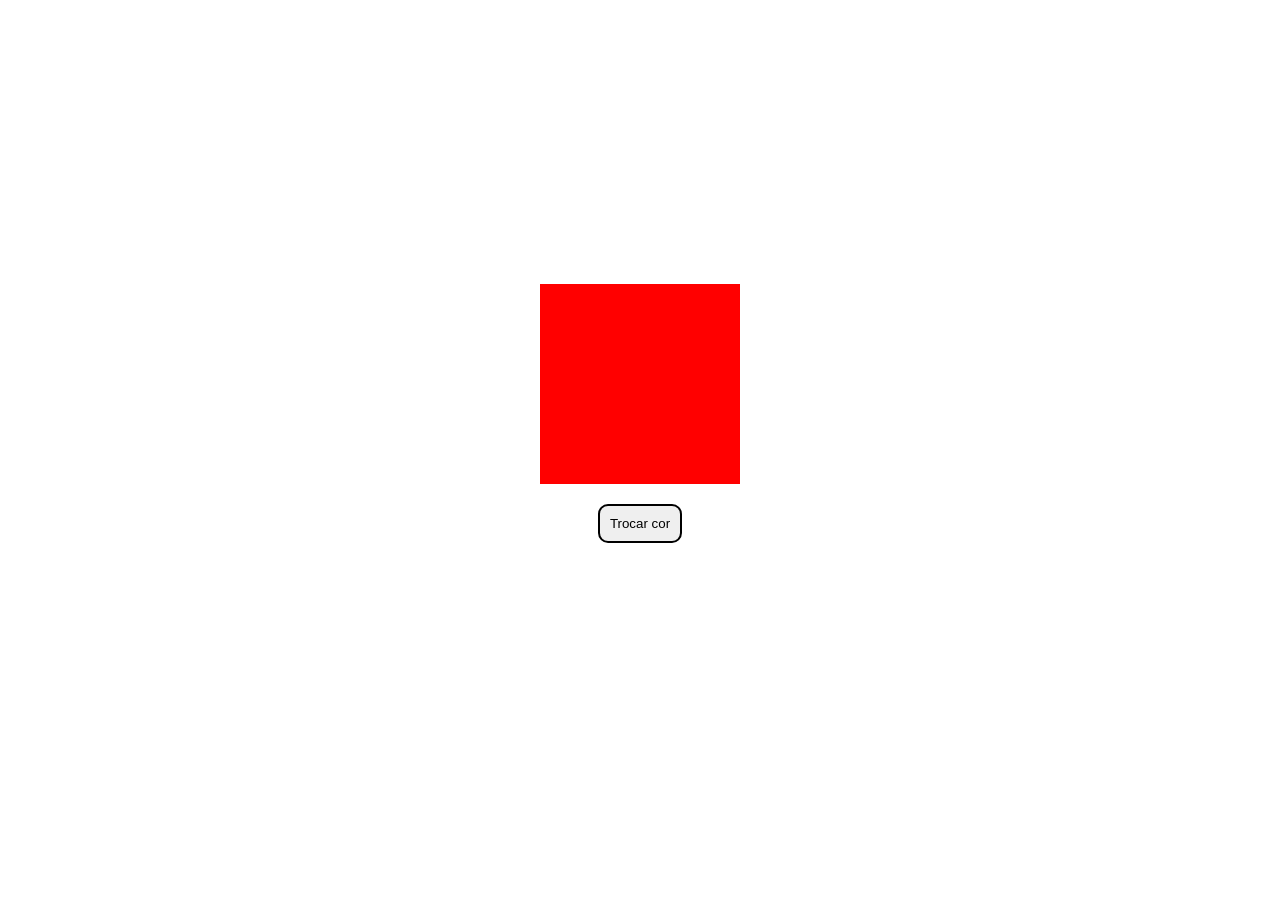
<file: 1-revisão/index.html>
<!doctype html>
<html lang="en">
  <head>
    <meta charset="UTF-8" />
    <meta name="viewport" content="width=device-width, initial-scale=1.0" />
    <link rel="stylesheet" href="style.css">
    <title>Document</title>
  </head>
  <body>
    <div id="container"></div>
    <button id="input">
      Trocar cor
    </button>
  </body>
  <script src="script.js"></script>
</html>
</file>
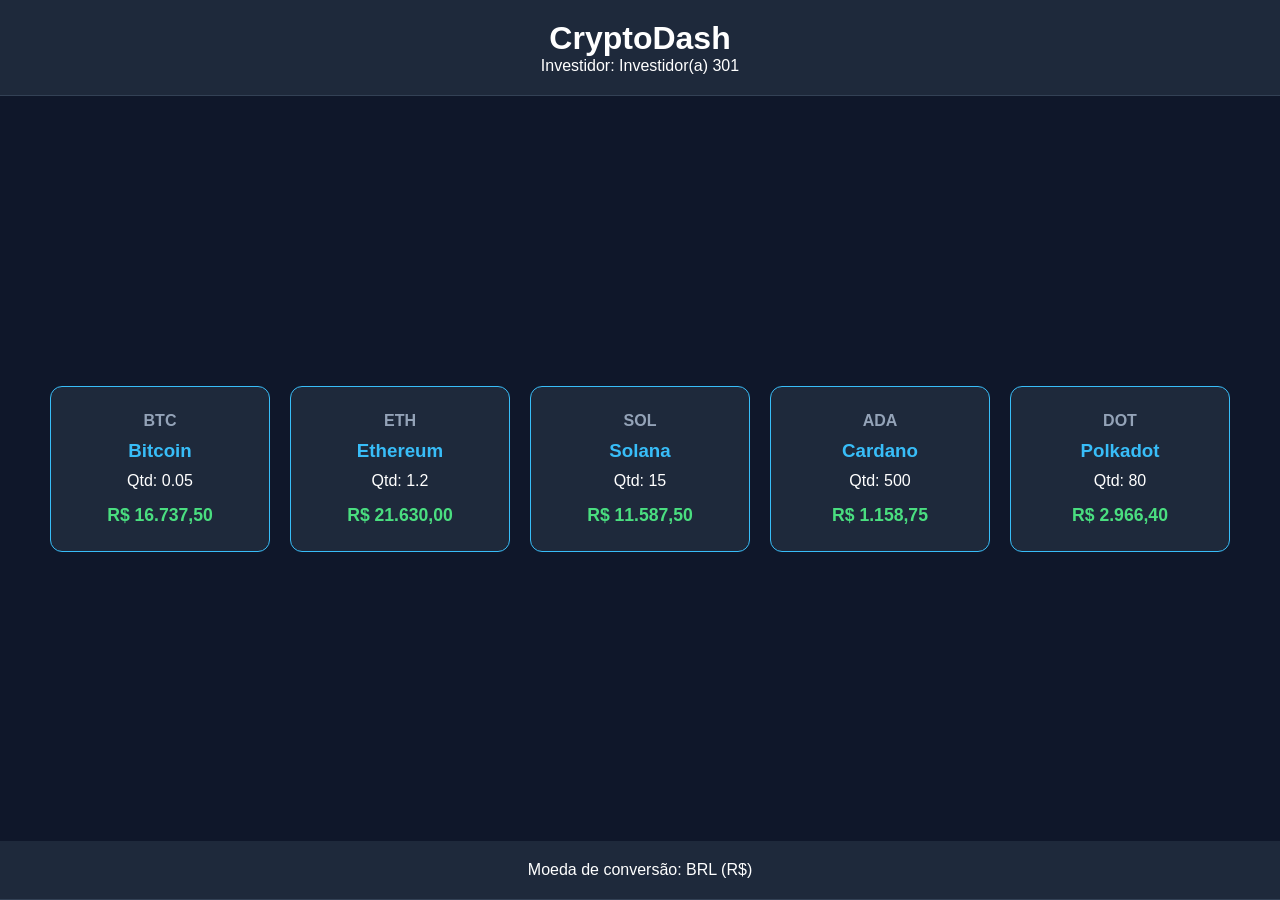
<file: prova/index.html>
<!DOCTYPE html>
<html lang="pt-br">
<head>
    <meta charset="UTF-8">
    <title>CryptoDash 301 - Avaliação</title>
    <link rel="stylesheet" href="style.css">
</head>
<body>

    <header>
        <h1>CryptoDash</h1>
        <p>Investidor: <span id="nome-usuario">---</span></p>
    </header>

    <main id="dashboard">
    
    </main>

    <footer>
        <p id="info-moeda">Moeda de conversão: </p>
    </footer>

    <script src="dados.js"></script>
    <script src="script.js"></script>
</body>
</html>
</file>
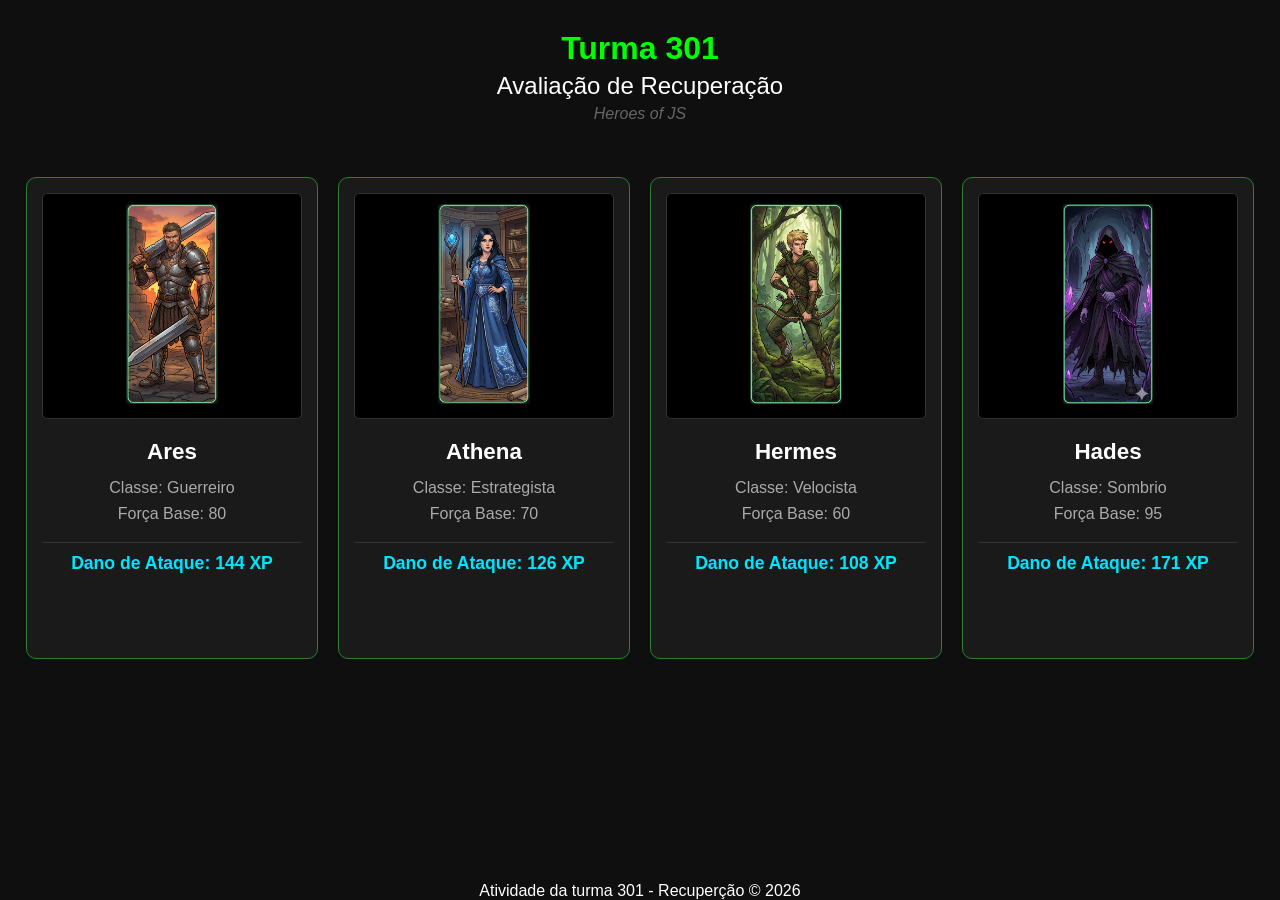
<file: recuperação/index.html>
<!DOCTYPE html>
<html lang="pt-br">
<head>
    <meta charset="UTF-8">
    <title>Recuperação 301</title>
    <link rel="stylesheet" href="style.css">
</head>
<body>

    <header>
        <h1 id="turma">---</h1>
        <h2 id="atividade">---</h2>
        <p id="jogo">---</p>
    </header>

    <main id="container">
    </main>

    <footer>Atividade da turma 301 - Recuperção &copy; 2026</footer>
    <script src="dados.js"></script>
    <script src="script.js"></script>
</body>
</html>
</file>
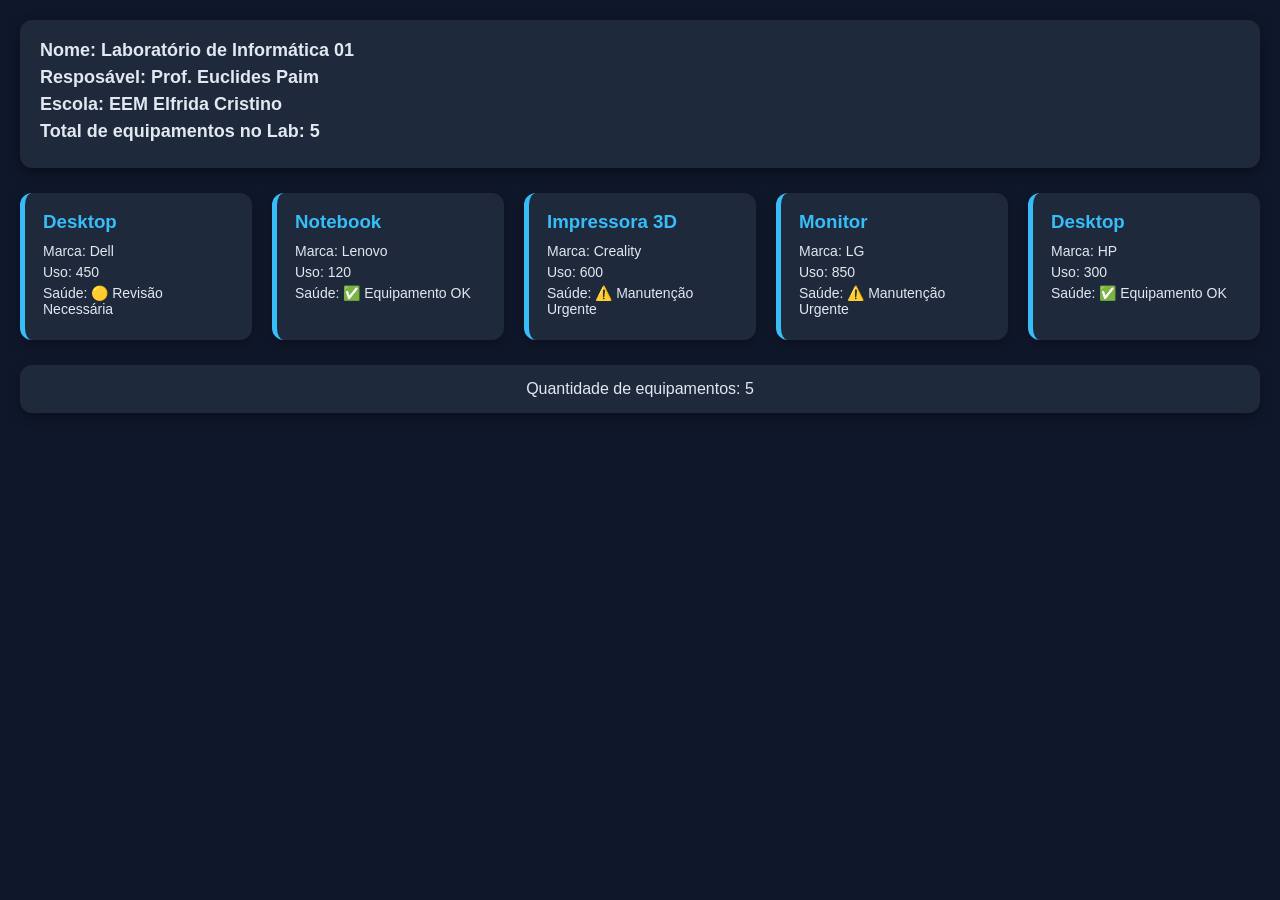
<file: 2-objetos/exemplo-3/index.html>
<!DOCTYPE html>
<html lang="en">
<head>
  <meta charset="UTF-8">
  <meta name="viewport" content="width=device-width, initial-scale=1.0">
  <link rel="stylesheet" href="style.css">
  <title>Document</title>
</head>
<body>
  <header>
    <h2 id="nome"></h2>
    <h2 id="resp"></h2>
    <h2 id="escola"></h2>
    <h2 id="total"></h2>
  </header>

  <div class="cards" id="cards"></div>

  <main>
    <p id="quantidade"></p>
  </main>
</body>
<script src="dados.js"></script>
<script src="script.js"></script>
</html>
</file>
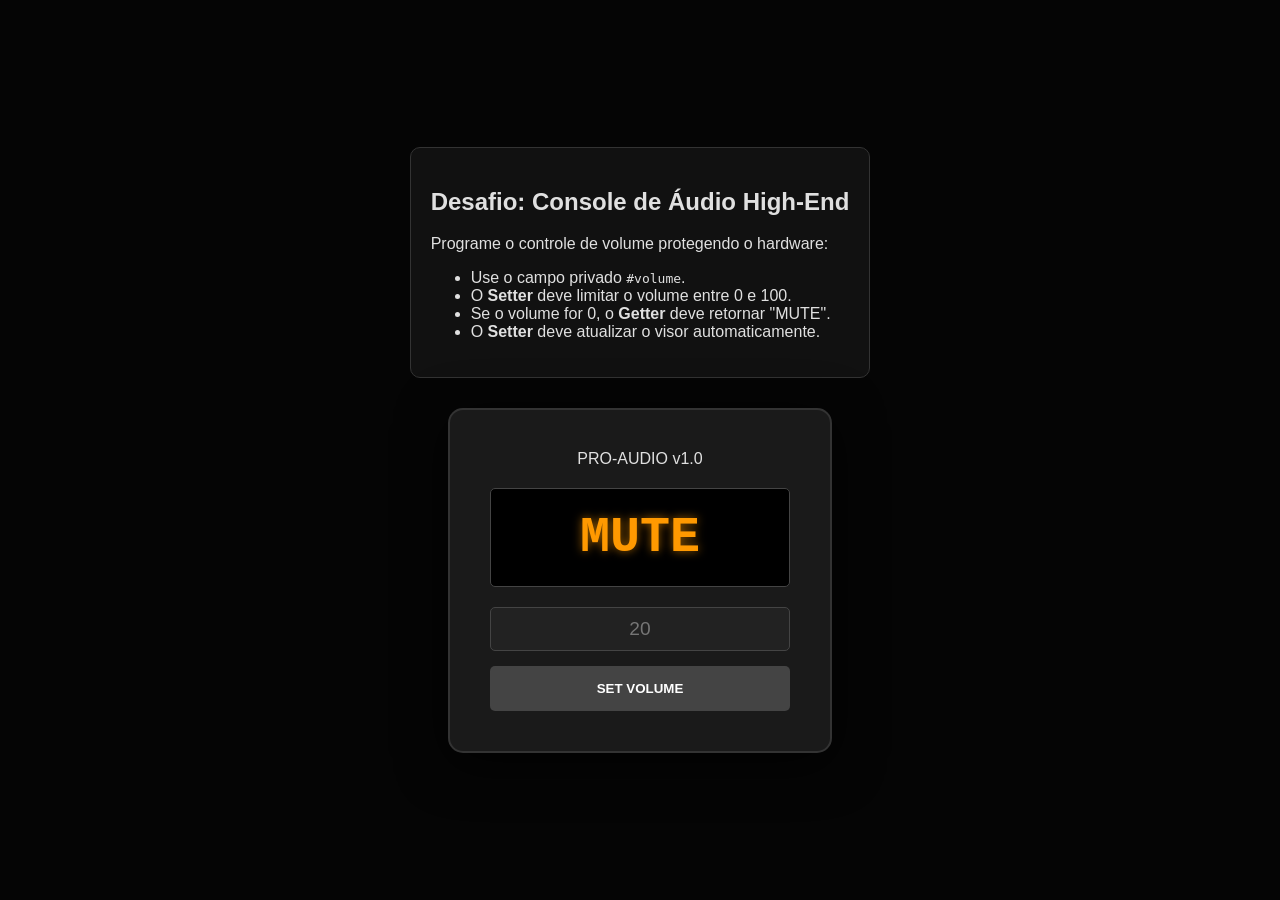
<file: 3-getesetter/3-Prova/index.html>
<!DOCTYPE html>
<html lang="pt-br">
<head>
    <meta charset="UTF-8">
    <meta name="viewport" content="width=device-width, initial-scale=1.0">
    <title>Audio System - Lab 301</title>
    <link rel="stylesheet" href="style.css">
</head>
<body>

    <section class="enunciado">
        <h2>Desafio: Console de Áudio High-End</h2>
        <p>Programe o controle de volume protegendo o hardware:</p>
        <ul>
            <li>Use o campo privado <code>#volume</code>.</li>
            <li>O <strong>Setter</strong> deve limitar o volume entre 0 e 100.</li>
            <li>Se o volume for 0, o <strong>Getter</strong> deve retornar "MUTE".</li>
            <li>O <strong>Setter</strong> deve atualizar o visor automaticamente.</li>
        </ul>
    </section>

    <div class="audio-card">
        <div class="brand">PRO-AUDIO v1.0</div>
        
        <div class="display-container">
            <h1 id="visor-volume">MUTE</h1>
        </div>

        <div class="controls">
            <input type="number" id="input-volume" placeholder="20">
            <button onclick="enviarComando()">Set Volume</button>
        </div>
    </div>

    <script src="script.js"></script>
</body>
</html>
</file>
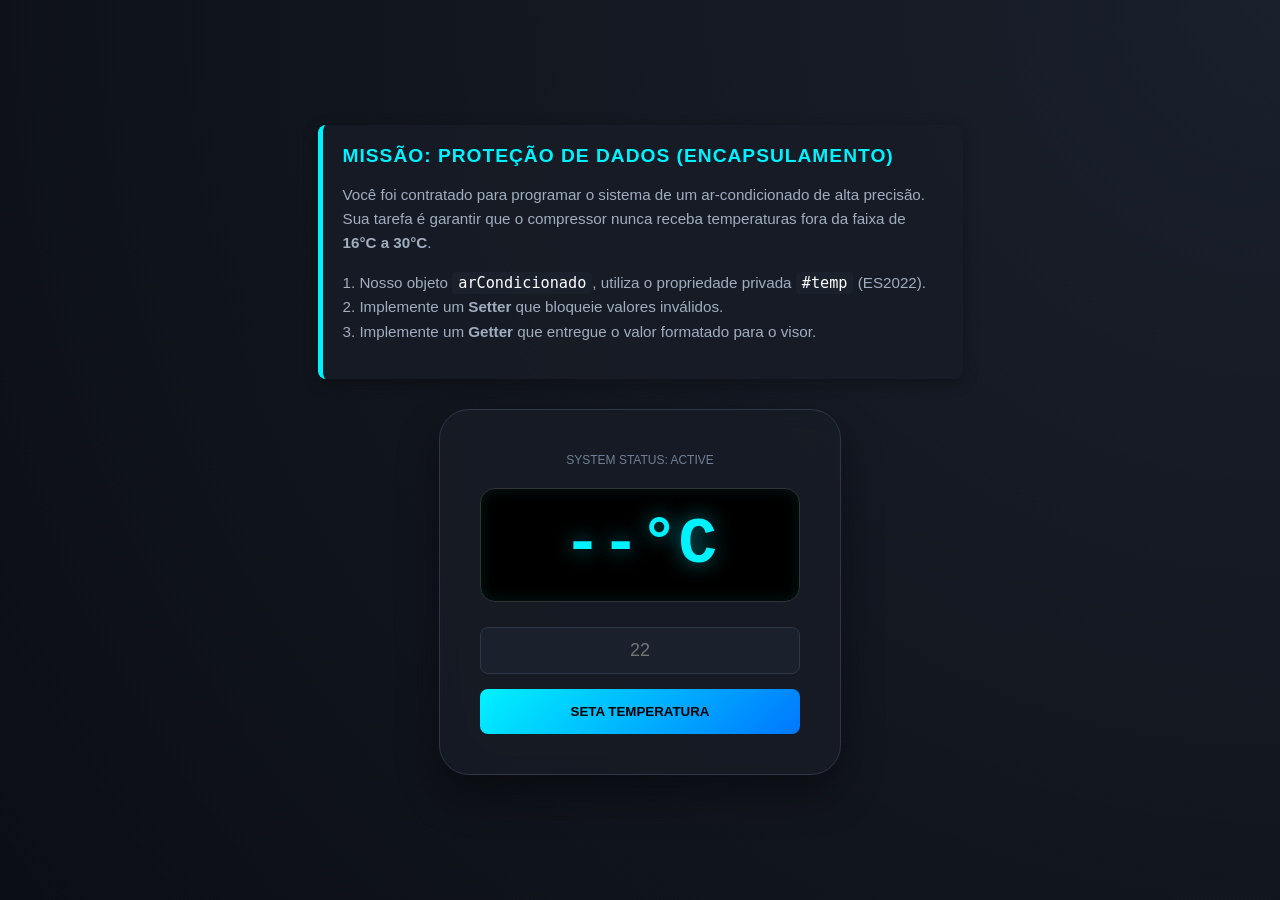
<file: 3-getesetter/exemplo-2/index.html>
<!DOCTYPE html>
<html lang="en">
<head>
    <meta charset="UTF-8">
    <meta name="viewport" content="width=device-width, initial-scale=1.0">
    <link rel="stylesheet" href="style.css">
    <title>Getters e Setters</title>
</head>
<body>
    <section class="enunciado">
        <h2>Missão: Proteção de Dados (Encapsulamento)</h2>
        <p>
            Você foi contratado para programar o sistema de um ar-condicionado de alta precisão.
            Sua tarefa é garantir que o compressor nunca receba temperaturas fora da faixa de
            <strong>16°C a 30°C</strong>.
        </p>
        <p>
            1. Nosso objeto <code>arCondicionado</code>, utiliza o propriedade privada <code>#temp</code> (ES2022).<br>
            2. Implemente um <strong>Setter</strong> que bloqueie valores inválidos.<br>
            3. Implemente um <strong>Getter</strong> que entregue o valor formatado para o visor.
        </p>
    </section>

    <div class="painel-ac">
        <span class="label-status">System Status: Active</span>
        <div class="display-digital">
            <p id="visor-temp">--°C</p>
        </div>

        <div class="controles">
            <input type="number" id="input-usuario" placeholder="22">
            <button onclick="enviarComando()">Seta Temperatura</button>
        </div>
    </div>

    <script src="script.js"></script>
</body>
</html>
</file>
<file: 1-revisão/style.css>
body{
  display: flex;
  flex-direction: column;
  justify-content: center;
  align-items: center;
  height: 90vh;
  font-family: Arial, Helvetica, sans-serif;
}

div{
  background-color: red;
  width: 200px;
  height: 200px;
  display: flex;
  justify-content: center;
  align-items: center;
  transition: 32s;
}
button{
  border: none;
  padding: 10px;
  cursor: pointer;
  margin-top: 20px;
  border-radius: 10px;
  border: 2px solid black;
}
</file>
<file: prova/style.css>
* { 
    margin: 0; 
    padding: 0; 
    box-sizing: border-box; 
}

body {
    font-family: 'Segoe UI', sans-serif;
    background-color: #0f172a;
    color: white;
    display: flex;
    flex-direction: column;
    min-height: 100vh;
}

header, footer {
    background-color: #1e293b;
    padding: 20px;
    text-align: center;
    border-bottom: 1px solid #334155;
}

#dashboard {
    flex: 1;
    display: flex;
    flex-wrap: wrap;
    justify-content: center;
    align-items: center;
    gap: 20px;
    padding: 40px;
}

.card {
    background-color: #1e293b;
    border: 1px solid #38bdf8;
    border-radius: 12px;
    padding: 25px;
    width: 220px;
    text-align: center;
    transition: transform 0.3s;
}

.card:hover { 
    transform: scale(1.05); 
}

.simbolo { 
    color: #94a3b8; 
    font-weight: bold; 
}

h3 { 
    margin: 10px 0; 
    color: #38bdf8; 
}

.valor { 
    display: block; 
    margin-top: 15px; 
    font-weight: bold; 
    font-size: 1.1rem; 
    color: #4ade80; 
}
</file>
<file: recuperação/style.css>
body {
    background-color: #0f0f0f;
    color: white;
    font-family: 'Segoe UI', sans-serif;
    text-align: center;
    margin: 0;
    display: flex;
    height: 100vh;
    flex-direction: column;
}

header { padding: 30px; }
#turma { color: #00ff00; margin: 0; }
#atividade { font-weight: 300; margin: 5px 0; }
#jogo { color: #666; font-style: italic; }

#container {
    display: flex;
    flex: 1;
    flex-wrap: wrap;
    justify-content: center;
    gap: 20px;
    padding: 20px;
}

/* O CARD UNIFICADO */
.card-heroi {
    background-color: #1a1a1a;
    border: 1px solid #2e7d32; /* Borda verde suave */
    border-radius: 10px;
    width: 260px;
    height: 450px;
    padding: 15px;
    display: flex;
    flex-direction: column;
    transition: transform 0.3s;
}

.card-heroi:hover {
    border-color: #00ff00;
    transform: scale(1.02);
}

.moldura {
    background-color: #000;
    border: 1px solid #333;
    padding: 10px;
    border-radius: 5px;
    margin-bottom: 10px;
}

.moldura img {
    width: 100%;
    height: 200px;
    object-fit: contain; /* Imagem inteira, sem cortes */
}

h3 { color: #fff; margin: 10px 0; font-size: 1.4rem; }
p { margin: 4px 0; color: #aaa; }

/* DESTAQUE DO MÉTODO 2 */
.dano-texto {
    margin-top: 15px;
    padding-top: 10px;
    border-top: 1px solid #333;
    color: #00e5ff; /* Ciano/Azul destacado */
    font-weight: bold;
    font-size: 1.1rem;
}
</file>
<file: 2-objetos/exemplo-3/style.css>
/* Reset */
* {
  margin: 0;
  padding: 0;
  box-sizing: border-box;
  font-family: 'Segoe UI', sans-serif;
}

/* Corpo */
body {
  background: #0f172a;
  color: #e2e8f0;
  padding: 20px;
}

/* Header */
header {
  background: #1e293b;
  padding: 20px;
  border-radius: 12px;
  margin-bottom: 25px;
  box-shadow: 0 4px 12px rgba(0,0,0,0.4);
}

header h2 {
  font-size: 18px;
  margin-bottom: 6px;
}

/* Cards */
.cards {
  display: grid;
  grid-template-columns: repeat(auto-fill, minmax(230px, 1fr));
  gap: 20px;
}

/* Card */
.container {
  background: #1e293b;
  padding: 18px;
  border-radius: 12px;
  transition: 0.3s;
  box-shadow: 0 4px 12px rgba(0,0,0,0.3);
  border-left: 5px solid #38bdf8;
}

.container:hover {
  transform: translateY(-6px);
  background: #334155;
}

/* Título */
.container h3 {
  color: #38bdf8;
  margin-bottom: 10px;
}

/* Texto */
.container p {
  font-size: 14px;
  margin-bottom: 5px;
}

/* Cores da saúde */
.saude-bom {
  color: #22c55e;
  font-weight: bold;
}

.saude-regular {
  color: #facc15;
  font-weight: bold;
}

.saude-ruim {
  color: #ef4444;
  font-weight: bold;
}

/* Rodapé */
main {
  margin-top: 25px;
  background: #1e293b;
  padding: 15px;
  border-radius: 12px;
  text-align: center;
  font-size: 16px;
  box-shadow: 0 4px 12px rgba(0,0,0,0.3);
}
</file>
<file: 3-getesetter/3-Prova/style.css>
:root {
    --bg-color: #050505;
    --panel-color: #1a1a1a;
    --display-glow: #ff9900; /* Cor Âmbar de rádio antigo */
    --text-color: #e0e0e0;
}

body {
    background-color: var(--bg-color);
    color: var(--text-color);
    font-family: 'Segoe UI', Tahoma, Geneva, Verdana, sans-serif;
    display: flex;
    flex-direction: column;
    align-items: center;
    justify-content: center;
    min-height: 100vh;
    margin: 0;
}

.enunciado {
    max-width: 500px;
    background: #111;
    padding: 20px;
    border-radius: 10px;
    margin-bottom: 30px;
    border: 1px solid #333;
}

.audio-card {
    background: var(--panel-color);
    padding: 40px;
    border-radius: 15px;
    border: 2px solid #333;
    width: 300px;
    box-shadow: 0 10px 50px rgba(0,0,0,0.8);
    text-align: center;
}

.display-container {
    background: #000;
    margin: 20px 0;
    padding: 20px;
    border-radius: 5px;
    border: 1px solid #444;
}

#visor-volume {
    color: var(--display-glow);
    font-family: 'Courier New', Courier, monospace;
    font-size: 50px;
    text-shadow: 0 0 10px rgba(255, 153, 0, 0.6);
    margin: 0;
}

.controls {
    display: flex;
    flex-direction: column;
    gap: 15px;
}

input[type="number"] {
    background: #222;
    border: 1px solid #444;
    color: white;
    padding: 10px;
    border-radius: 5px;
    text-align: center;
    font-size: 1.2rem;
}

/* Remove as setas do input number */
input::-webkit-outer-spin-button,
input::-webkit-inner-spin-button {
    -webkit-appearance: none;
    margin: 0;
}

button {
    background: #444;
    color: white;
    border: none;
    padding: 15px;
    border-radius: 5px;
    cursor: pointer;
    font-weight: bold;
    text-transform: uppercase;
}

button:hover {
    background: var(--display-glow);
    color: black;
}
</file>
<file: 3-getesetter/exemplo-2/style.css>
:root {
    --bg-color: #0b0e14;
    --card-bg: rgba(23, 28, 38, 0.8);
    --accent-color: #00f2ff;
    --text-color: #e0e6ed;
    --border-color: #2d3748;
}

body {
    background-color: var(--bg-color);
    background-image: radial-gradient(circle at top right, #1a202c, #0b0e14);
    color: var(--text-color);
    font-family: 'Segoe UI', Roboto, Helvetica, Arial, sans-serif;
    display: flex;
    flex-direction: column;
    align-items: center;
    justify-content: center;
    min-height: 100vh;
    margin: 0;
}

/* Container do Enunciado */
.enunciado {
    max-width: 600px;
    background: var(--card-bg);
    border-left: 5px solid var(--accent-color);
    padding: 20px;
    border-radius: 8px;
    margin-bottom: 30px;
    box-shadow: 0 4px 15px rgba(0, 0, 0, 0.3);
}

.enunciado h2 {
    margin-top: 0;
    color: var(--accent-color);
    font-size: 1.2rem;
    text-transform: uppercase;
    letter-spacing: 1px;
}

.enunciado p {
    font-size: 0.95rem;
    line-height: 1.6;
    color: #a0aec0;
}

.enunciado code {
    background: #1a202c;
    padding: 2px 6px;
    border-radius: 4px;
    color: #fff;
}

/* Painel do Ar Condicionado */
.painel-ac {
    background: var(--card-bg);
    backdrop-filter: blur(10px);
    border: 1px solid var(--border-color);
    padding: 40px;
    border-radius: 30px;
    text-align: center;
    width: 320px;
    box-shadow: 0 20px 40px rgba(0, 0, 0, 0.4);
    position: relative;
}

.display-digital {
    background: #000;
    border-radius: 15px;
    padding: 20px;
    margin: 20px 0;
    border: 1px solid #333;
    box-shadow: inset 0 0 15px rgba(0, 242, 255, 0.1);
}

#visor-temp {
    font-family: 'Courier New', Courier, monospace;
    font-size: 64px;
    font-weight: bold;
    color: var(--accent-color);
    text-shadow: 0 0 20px rgba(0, 242, 255, 0.5);
    margin: 0;
}

.controles {
    display: flex;
    flex-direction: column;
    gap: 15px;
    margin-top: 25px;
}

/* Esconde as setas no Chrome, Safari, Edge e Opera */
input::-webkit-outer-spin-button,
input::-webkit-inner-spin-button {
    -webkit-appearance: none;
    margin: 0;
}

input[type="number"] {
    background: #1a202c;
    border: 1px solid var(--border-color);
    color: white;
    padding: 12px;
    border-radius: 8px;
    font-size: 18px;
    text-align: center;
    outline: none;
}

button {
    background: linear-gradient(135deg, #00f2ff, #0077ff);
    color: #000;
    border: none;
    padding: 15px;
    border-radius: 8px;
    font-weight: bold;
    text-transform: uppercase;
    cursor: pointer;
    transition: transform 0.2s, box-shadow 0.2s;
}

button:hover {
    transform: translateY(-2px);
    box-shadow: 0 5px 15px rgba(0, 242, 255, 0.3);
}

.label-status {
    font-size: 12px;
    color: #718096;
    text-transform: uppercase;
}
</file>
